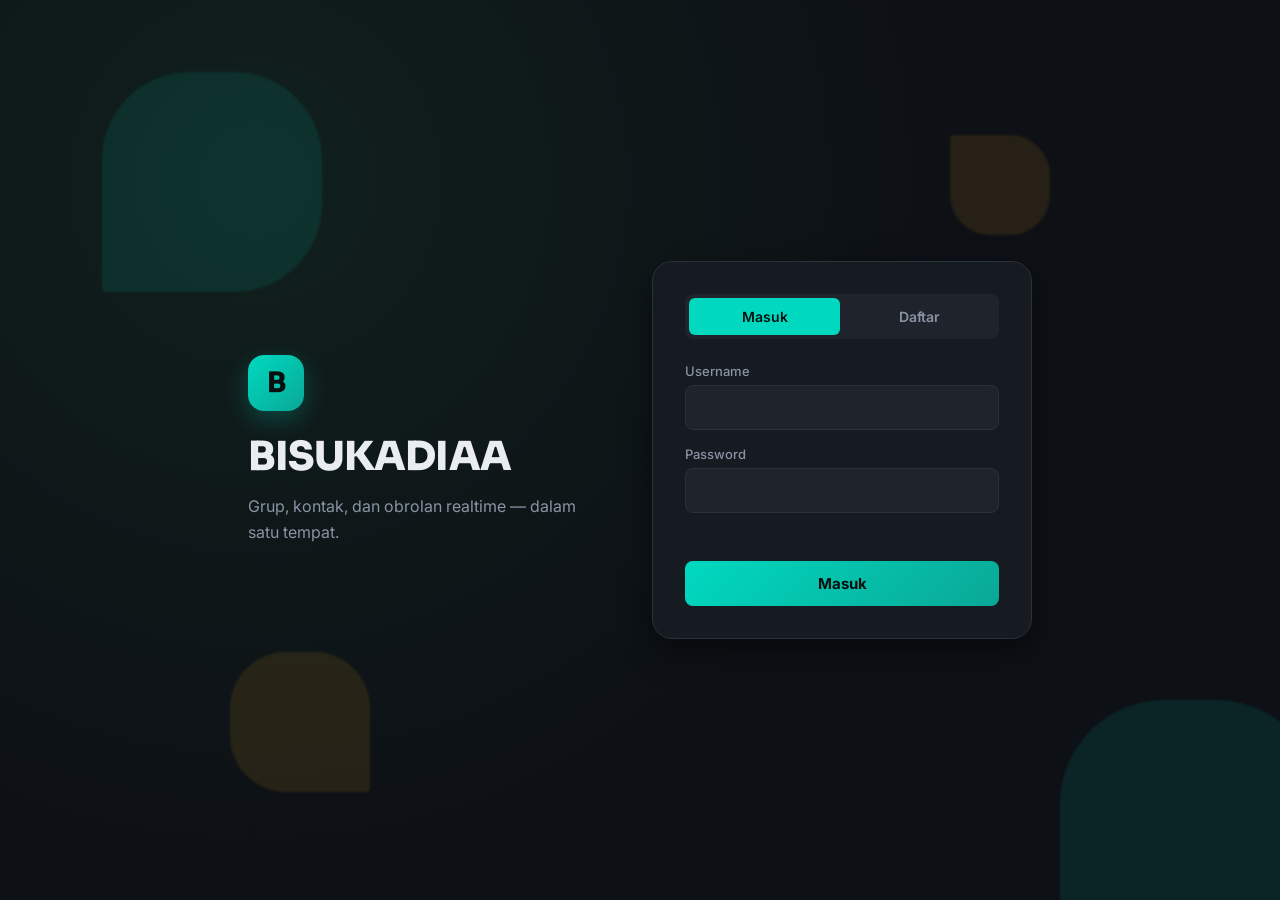
<file: index.html>
<!DOCTYPE html>
<html lang="id">
<head>
<meta charset="UTF-8">
<meta name="viewport" content="width=device-width, initial-scale=1.0">
<title>BISUKADIAA — Ngobrol Tanpa Batas</title>
<link rel="preconnect" href="https://fonts.googleapis.com">
<link href="https://fonts.googleapis.com/css2?family=Sora:wght@600;700;800&family=Inter:wght@400;500;600&display=swap" rel="stylesheet">
<link rel="stylesheet" href="style.css">
</head>
<body class="auth-body">

  <div class="auth-bg">
    <span class="bubble b1"></span>
    <span class="bubble b2"></span>
    <span class="bubble b3"></span>
    <span class="bubble b4"></span>
  </div>

  <main class="auth-wrap">
    <div class="auth-brand">
      <div class="brand-mark">B</div>
      <h1>BISUKADIAA</h1>
      <p>Grup, kontak, dan obrolan realtime — dalam satu tempat.</p>
    </div>

    <div class="auth-card">
      <div class="auth-tabs">
        <button class="tab-btn active" data-tab="login">Masuk</button>
        <button class="tab-btn" data-tab="register">Daftar</button>
      </div>

      <form id="loginForm" class="auth-form active">
        <label>Username
          <input type="text" id="loginUsername" autocomplete="username" required>
        </label>
        <label>Password
          <input type="password" id="loginPassword" autocomplete="current-password" required>
        </label>
        <p class="auth-error" id="loginError"></p>
        <button type="submit" class="btn-primary">Masuk</button>
      </form>

      <form id="registerForm" class="auth-form">
        <label>Username
          <input type="text" id="regUsername" minlength="3" required>
        </label>
        <label>Password
          <input type="password" id="regPassword" required>
        </label>
        <ul class="pw-checklist" id="pwChecklist">
          <li data-rule="len">Minimal 8 karakter</li>
          <li data-rule="lower">Ada huruf kecil (a-z)</li>
          <li data-rule="upper">Ada huruf besar (A-Z)</li>
          <li data-rule="num">Ada angka (0-9)</li>
          <li data-rule="sym">Ada simbol (!@#$%…)</li>
        </ul>
        <p class="auth-hint">Kamu langsung dapat grup pribadi sebagai admin grup itu. Setelah daftar, login manual ya.</p>
        <p class="auth-error" id="regError"></p>
        <p class="auth-success" id="regSuccess"></p>
        <button type="submit" class="btn-primary">Buat Akun</button>
      </form>
    </div>
  </main>

  <script src="auth.js"></script>
</body>
</html>
</file>
<file: style.css>
/* ===========================================================
   BISUKADIAA — design tokens
   Palet: malam gelap + teal listrik + amber sebagai aksen kedua
   Display: Sora | Body: Inter
=========================================================== */
:root {
  --bg: #0d1015;
  --surface: #161a21;
  --surface-2: #1e232c;
  --surface-3: #262c37;
  --border: #2a303c;
  --text: #e9ecf1;
  --muted: #8a93a3;
  --accent: #00d9c0;
  --accent-dim: #0aa896;
  --accent-2: #ffb020;
  --danger: #ff5c5c;
  --online: #57f287;
  --radius-sm: 8px;
  --radius-md: 14px;
  --radius-lg: 20px;
  --shadow: 0 12px 32px rgba(0,0,0,0.45);
  --font-display: 'Sora', sans-serif;
  --font-body: 'Inter', sans-serif;
}

* { box-sizing: border-box; }
html, body { height: 100%; }
body {
  margin: 0;
  font-family: var(--font-body);
  background: var(--bg);
  color: var(--text);
  -webkit-font-smoothing: antialiased;
}
button, input { font-family: inherit; }
button { cursor: pointer; }
:focus-visible { outline: 2px solid var(--accent); outline-offset: 2px; }
.hidden { display: none !important; }

/* ===========================================================
   AUTH PAGE
=========================================================== */
.auth-body {
  display: flex;
  align-items: center;
  justify-content: center;
  min-height: 100dvh;
  position: relative;
  overflow: hidden;
  padding: 24px;
}

.auth-bg {
  position: fixed; inset: 0;
  background: radial-gradient(circle at 20% 20%, #10201d 0%, var(--bg) 55%);
  overflow: hidden;
  z-index: 0;
}
.bubble {
  position: absolute;
  border-radius: 40% 40% 40% 4px;
  opacity: 0.10;
  filter: blur(1px);
  animation: float 14s ease-in-out infinite;
}
.b1 { width: 220px; height: 220px; background: var(--accent); top: 8%; left: 8%; animation-delay: 0s; }
.b2 { width: 140px; height: 140px; background: var(--accent-2); bottom: 12%; left: 18%; animation-delay: 2s; border-radius: 40% 40% 4px 40%; }
.b3 { width: 260px; height: 260px; background: var(--accent); bottom: -60px; right: -40px; animation-delay: 4s; }
.b4 { width: 100px; height: 100px; background: var(--accent-2); top: 15%; right: 18%; animation-delay: 1s; border-radius: 4px 40% 40% 40%; }
@keyframes float {
  0%, 100% { transform: translateY(0) rotate(0deg); }
  50% { transform: translateY(-22px) rotate(6deg); }
}
@media (prefers-reduced-motion: reduce) {
  .bubble { animation: none; }
}

.auth-wrap {
  position: relative; z-index: 1;
  display: flex;
  align-items: center;
  gap: 64px;
  flex-wrap: wrap;
  justify-content: center;
  max-width: 920px;
  width: 100%;
}

.auth-brand { max-width: 340px; text-align: left; }
.brand-mark {
  width: 56px; height: 56px;
  border-radius: 16px;
  background: linear-gradient(135deg, var(--accent), var(--accent-dim));
  display: flex; align-items: center; justify-content: center;
  font-family: var(--font-display); font-weight: 800; font-size: 28px;
  color: #06110f;
  margin-bottom: 20px;
  box-shadow: 0 8px 24px rgba(0,217,192,0.25);
}
.brand-mark.big { width: 84px; height: 84px; font-size: 40px; border-radius: 22px; margin: 0 auto 18px; }
.auth-brand h1 {
  font-family: var(--font-display);
  font-size: 40px;
  font-weight: 800;
  letter-spacing: -0.02em;
  margin: 0 0 12px;
}
.auth-brand p { color: var(--muted); font-size: 16px; line-height: 1.6; margin: 0; }

.auth-card {
  background: var(--surface);
  border: 1px solid var(--border);
  border-radius: var(--radius-lg);
  padding: 32px;
  width: 380px;
  box-shadow: var(--shadow);
}
.auth-tabs { display: flex; gap: 4px; background: var(--surface-2); border-radius: var(--radius-sm); padding: 4px; margin-bottom: 24px; }
.tab-btn {
  flex: 1; padding: 10px; border: none; background: transparent; color: var(--muted);
  border-radius: 6px; font-weight: 600; font-size: 14px; transition: all .15s ease;
}
.tab-btn.active { background: var(--accent); color: #06110f; }

.auth-form { display: none; flex-direction: column; gap: 16px; }
.auth-form.active { display: flex; }
.auth-form label { font-size: 13px; color: var(--muted); display: flex; flex-direction: column; gap: 6px; font-weight: 500; }
.auth-form input {
  background: var(--surface-2);
  border: 1px solid var(--border);
  border-radius: var(--radius-sm);
  padding: 12px 14px;
  color: var(--text);
  font-size: 15px;
  transition: border-color .15s ease;
}
.auth-form input:focus { border-color: var(--accent); }
.auth-hint { font-size: 12px; color: var(--muted); line-height: 1.5; margin: 0; }
.auth-error { color: var(--danger); font-size: 13px; margin: 0; min-height: 16px; }
.auth-success { color: var(--online); font-size: 13px; margin: 0; min-height: 16px; font-weight: 600; }

.pw-checklist { list-style: none; padding: 0; margin: -4px 0 0; display: flex; flex-direction: column; gap: 5px; }
.pw-checklist li { position: relative; padding-left: 20px; font-size: 12px; color: var(--muted); transition: color .15s ease; }
.pw-checklist li::before { content: '✕'; position: absolute; left: 0; top: 0; color: var(--danger); font-size: 10px; }
.pw-checklist li.ok { color: var(--text); }
.pw-checklist li.ok::before { content: '✓'; color: var(--online); }

.btn-primary {
  background: linear-gradient(135deg, var(--accent), var(--accent-dim));
  color: #06110f;
  border: none;
  border-radius: var(--radius-sm);
  padding: 13px;
  font-weight: 700;
  font-size: 15px;
  transition: transform .12s ease, box-shadow .12s ease;
}
.btn-primary:hover { transform: translateY(-1px); box-shadow: 0 6px 18px rgba(0,217,192,0.3); }
.btn-primary:active { transform: translateY(0); }

/* ===========================================================
   CHAT APP LAYOUT
=========================================================== */
.app-body {
  display: grid;
  grid-template-columns: 76px 300px 1fr;
  height: 100dvh;
  overflow: hidden;
}
.back-btn { display: none; }

/* ---- Rail kiri (grup, seperti server list Discord) ---- */
.rail {
  background: var(--bg);
  border-right: 1px solid var(--border);
  display: flex;
  flex-direction: column;
  align-items: center;
  padding: 14px 0;
  gap: 10px;
  overflow-y: auto;
}
.rail-icon {
  width: 48px; height: 48px;
  border-radius: 16px;
  background: var(--surface);
  border: none;
  color: var(--text);
  font-weight: 700;
  font-size: 15px;
  display: flex; align-items: center; justify-content: center;
  transition: border-radius .15s ease, background .15s ease;
  flex-shrink: 0;
}
.rail-icon.group-icon:hover, .rail-icon.group-icon.active { border-radius: 14px; background: var(--accent); color: #06110f; }
.rail-icon.add-group { background: var(--surface-2); color: var(--accent); font-size: 22px; }
.rail-icon.add-group:hover { background: var(--accent); color: #06110f; }
.hamburger { display: flex; flex-direction: column; justify-content: center; gap: 4px; background: var(--surface-2); }
.hamburger span { width: 20px; height: 2px; background: var(--text); border-radius: 2px; }
.hamburger:hover { background: var(--accent); }
.hamburger:hover span { background: #06110f; }
.rail-groups { display: flex; flex-direction: column; gap: 10px; width: 100%; align-items: center; }
.rail-groups::-webkit-scrollbar { display: none; }

/* ---- Drawer kontak (garis 3) ---- */
.contacts-drawer {
  position: fixed;
  top: 0; left: -340px;
  width: 320px; height: 100vh;
  background: var(--surface);
  border-right: 1px solid var(--border);
  z-index: 40;
  transition: left .25s ease;
  display: flex; flex-direction: column;
  padding: 20px;
}
.contacts-drawer.open { left: 76px; }
.drawer-backdrop {
  position: fixed; inset: 0; background: rgba(0,0,0,0.4);
  z-index: 30; opacity: 0; pointer-events: none; transition: opacity .2s ease;
}
.drawer-backdrop.open { opacity: 1; pointer-events: all; }
.drawer-header { display: flex; align-items: center; justify-content: space-between; margin-bottom: 18px; }
.drawer-header h2 { font-family: var(--font-display); font-size: 18px; margin: 0; }
.icon-btn { background: transparent; border: none; color: var(--muted); font-size: 16px; padding: 6px; border-radius: 8px; }
.icon-btn:hover { background: var(--surface-2); color: var(--text); }
.add-contact-form { display: flex; gap: 8px; margin-bottom: 8px; }
.add-contact-form input {
  flex: 1; background: var(--surface-2); border: 1px solid var(--border); border-radius: var(--radius-sm);
  padding: 10px 12px; color: var(--text); font-size: 13px;
}
.add-contact-form button {
  background: var(--accent); color: #06110f; border: none; border-radius: var(--radius-sm);
  padding: 0 14px; font-weight: 700; font-size: 13px;
}
.drawer-error { color: var(--danger); font-size: 12px; min-height: 14px; margin: 4px 0 8px; }
.contacts-list { overflow-y: auto; display: flex; flex-direction: column; gap: 4px; }
.contact-item {
  display: flex; align-items: center; gap: 10px; padding: 10px; border-radius: var(--radius-sm);
  position: relative; transition: background .15s ease;
}
.contact-item:hover { background: var(--surface-2); }
.contact-name { font-size: 14px; font-weight: 500; }
.contact-dot {
  width: 9px; height: 9px; border-radius: 50%; background: var(--muted);
  position: absolute; left: 34px; top: 30px; border: 2px solid var(--surface);
}
.contact-dot.online { background: var(--online); }

/* ---- Panel daftar room ---- */
.room-panel {
  background: var(--surface);
  border-right: 1px solid var(--border);
  display: flex; flex-direction: column;
  overflow: hidden;
}
.room-panel-header {
  display: flex; align-items: center; gap: 10px;
  padding: 16px; border-bottom: 1px solid var(--border);
}
.me { display: flex; align-items: center; gap: 10px; flex: 1; min-width: 0; }
.me-info { display: flex; flex-direction: column; min-width: 0; }
.me-name { font-weight: 600; font-size: 14px; white-space: nowrap; overflow: hidden; text-overflow: ellipsis; }
.me-role { font-size: 11px; color: var(--accent); font-weight: 600; }

.avatar {
  width: 40px; height: 40px; border-radius: 50%;
  display: flex; align-items: center; justify-content: center;
  font-weight: 700; font-size: 14px; color: #06110f; flex-shrink: 0;
}
.avatar.small { width: 28px; height: 28px; font-size: 11px; }

.room-list { overflow-y: auto; flex: 1; padding: 8px; }
.empty-hint { color: var(--muted); font-size: 13px; padding: 16px; text-align: center; }
.room-item {
  display: flex; align-items: center; gap: 12px; padding: 10px; border-radius: var(--radius-sm);
  transition: background .15s ease; margin-bottom: 2px;
}
.room-item:hover { background: var(--surface-2); }
.room-item.active { background: var(--surface-3); }
.room-item-info { display: flex; flex-direction: column; min-width: 0; gap: 2px; }
.room-item-name { font-size: 14px; font-weight: 600; white-space: nowrap; overflow: hidden; text-overflow: ellipsis; display: flex; align-items: center; gap: 6px; }
.room-item-last { font-size: 12px; color: var(--muted); white-space: nowrap; overflow: hidden; text-overflow: ellipsis; }
.tag { font-size: 9px; background: var(--accent); color: #06110f; padding: 2px 6px; border-radius: 6px; font-weight: 700; }

/* ---- Area chat utama ---- */
.chat-main { display: flex; flex-direction: column; overflow: hidden; background: var(--bg); }
.chat-empty {
  flex: 1; display: flex; flex-direction: column; align-items: center; justify-content: center; text-align: center; padding: 24px;
}
.chat-empty h2 { font-family: var(--font-display); margin: 0 0 8px; }
.chat-empty p { color: var(--muted); margin: 0; }

.chat-active { display: flex; flex-direction: column; height: 100%; }
.chat-header {
  display: flex; align-items: center; gap: 12px;
  padding: 14px 20px; border-bottom: 1px solid var(--border);
  background: var(--surface);
}
.chat-header-info { display: flex; flex-direction: column; flex: 1; min-width: 0; }
.room-title { font-weight: 700; font-size: 15px; }
.room-sub { font-size: 12px; color: var(--muted); }

.messages { flex: 1; overflow-y: auto; padding: 20px; display: flex; flex-direction: column; gap: 12px; }
.msg { display: flex; gap: 10px; max-width: 70%; align-items: flex-end; }
.msg.mine { align-self: flex-end; flex-direction: row-reverse; }
.msg-bubble {
  background: var(--surface-2);
  border-radius: var(--radius-md);
  padding: 10px 14px;
  display: flex; flex-direction: column; gap: 3px;
  position: relative;
}
.msg.mine .msg-bubble { background: linear-gradient(135deg, var(--accent-dim), var(--accent)); color: #06110f; }
.msg-sender { font-size: 11px; font-weight: 700; color: var(--accent); }
.msg.mine .msg-sender { color: #06110f; }
.msg-text { font-size: 14px; line-height: 1.5; word-break: break-word; }
.msg-time { font-size: 10px; color: var(--muted); align-self: flex-end; }
.msg.mine .msg-time { color: rgba(6,17,15,0.6); }

.typing-indicator { padding: 0 20px 6px; font-size: 12px; color: var(--muted); font-style: italic; }

.composer { display: flex; gap: 10px; padding: 16px 20px; border-top: 1px solid var(--border); background: var(--surface); }
.composer input {
  flex: 1; background: var(--surface-2); border: 1px solid var(--border); border-radius: 999px;
  padding: 12px 18px; color: var(--text); font-size: 14px;
}
.composer input:focus { border-color: var(--accent); }
.send-btn {
  width: 44px; height: 44px; border-radius: 50%; border: none;
  background: var(--accent); color: #06110f; font-size: 16px; flex-shrink: 0;
}
.send-btn:hover { background: var(--accent-2); }

/* ---- Modal ---- */
.modal {
  position: fixed; inset: 0; background: rgba(0,0,0,0.55);
  display: flex; align-items: center; justify-content: center; z-index: 50;
}
.modal-box {
  background: var(--surface); border: 1px solid var(--border); border-radius: var(--radius-lg);
  padding: 28px; width: 360px; position: relative; box-shadow: var(--shadow);
}
.modal-box.wide { width: 480px; max-height: 70vh; overflow-y: auto; }
.modal-box h3 { font-family: var(--font-display); margin: 0 0 18px; }
.modal-close { position: absolute; top: 18px; right: 18px; background: transparent; border: none; color: var(--muted); font-size: 16px; }
.modal-close:hover { color: var(--text); }
.modal-tabs { display: flex; gap: 4px; background: var(--surface-2); border-radius: var(--radius-sm); padding: 4px; margin-bottom: 18px; }
.modal-tab-btn { flex: 1; padding: 8px; border: none; background: transparent; color: var(--muted); border-radius: 6px; font-weight: 600; font-size: 13px; }
.modal-tab-btn.active { background: var(--accent); color: #06110f; }
.modal-form { display: none; flex-direction: column; gap: 12px; }
.modal-form.active { display: flex; }
.modal-form input {
  background: var(--surface-2); border: 1px solid var(--border); border-radius: var(--radius-sm);
  padding: 12px 14px; color: var(--text); font-size: 14px;
}
.modal-error { color: var(--danger); font-size: 13px; margin: 10px 0 0; }

.admin-users { display: flex; flex-direction: column; gap: 8px; }
.admin-row { display: flex; align-items: center; gap: 10px; padding: 8px; border-radius: var(--radius-sm); background: var(--surface-2); }
.admin-name { flex: 1; font-size: 13px; font-weight: 600; }
.role-select {
  background: var(--surface-3); border: 1px solid var(--border); color: var(--text);
  border-radius: 6px; padding: 5px 8px; font-size: 12px;
}
.danger-btn { background: transparent; border: 1px solid var(--danger); color: var(--danger); border-radius: 6px; padding: 5px 10px; font-size: 12px; }
.danger-btn:hover { background: var(--danger); color: #fff; }

/* ===========================================================
   RESPONSIVE (HP) — satu layar penuh, bergantian antara
   "daftar chat" dan "obrolan aktif". Rail grup dilipat jadi
   strip horizontal di atas daftar chat, bukan kolom terpisah,
   supaya tidak ada elemen yang saling tindih.
=========================================================== */
@media (max-width: 760px) {
  .app-body {
    display: flex;
    flex-direction: column;
    height: 100dvh;
  }

  /* Rail grup jadi strip horizontal di paling atas */
  .rail {
    flex-direction: row;
    align-items: center;
    width: 100%;
    height: 60px;
    padding: 0 10px;
    border-right: none;
    border-bottom: 1px solid var(--border);
    overflow-x: auto;
    flex-shrink: 0;
  }
  .rail-groups {
    flex-direction: row;
    overflow-x: auto;
    flex: 1;
    padding: 0 4px;
  }
  .rail-groups::-webkit-scrollbar { height: 0; }
  .rail-icon { flex-shrink: 0; }

  /* Panel daftar chat & area chat gantian tampil, tidak pernah tumpuk */
  .room-panel, .chat-main { width: 100%; flex: 1; min-height: 0; }
  .room-panel { border-right: none; display: flex; }
  .chat-main { display: none; }
  body.mobile-chat-open .room-panel { display: none; }
  body.mobile-chat-open .chat-main { display: flex; }

  .back-btn { display: inline-flex; }
  .msg { max-width: 88%; }

  /* Drawer kontak: lebar mengikuti layar, tidak lagi asumsi rail 76px */
  .contacts-drawer { left: -100%; width: 86vw; max-width: 320px; }
  .contacts-drawer.open { left: 0; }
}

@media (max-width: 560px) {
  .auth-card { width: 100%; }
  .auth-brand { text-align: center; }
  .auth-brand .brand-mark { margin: 0 auto 20px; }
  .modal-box, .modal-box.wide { width: 92vw; padding: 22px; }
}
</file>
